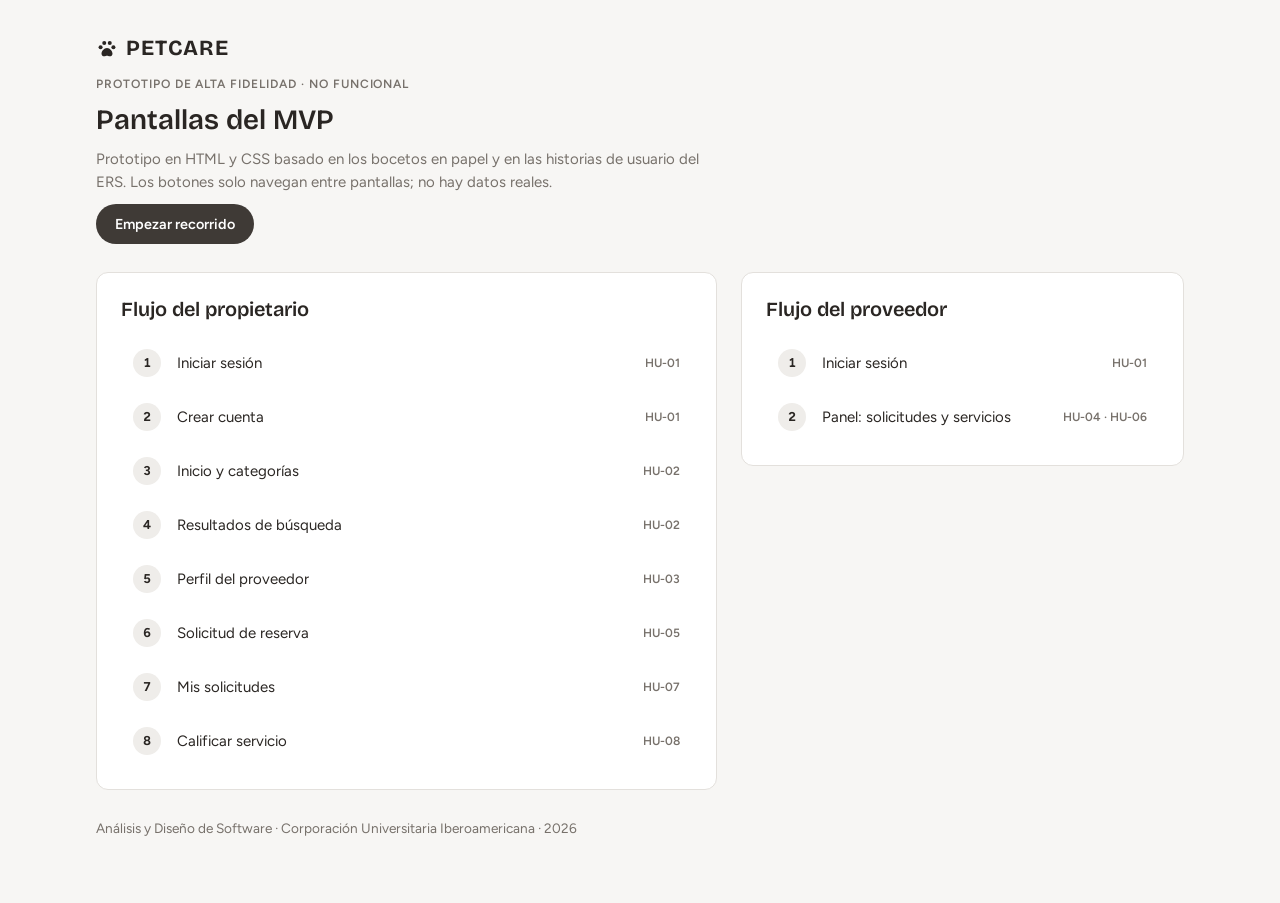
<file: index.html>
<!DOCTYPE html>
<html lang="es">
<head>
<meta charset="UTF-8">
<meta name="viewport" content="width=device-width, initial-scale=1.0">
<title>Prototipo · PetCare</title>
<link rel="preconnect" href="https://fonts.googleapis.com">
<link rel="preconnect" href="https://fonts.gstatic.com" crossorigin>
<link rel="stylesheet" href="https://fonts.googleapis.com/css2?family=Bricolage+Grotesque:wght@500;600;700&family=Figtree:wght@400;500;600;700&display=swap">
<link rel="stylesheet" href="css/styles.css">
</head>
<body>
<style>
.flow { list-style:none; margin:0; padding:0; display:grid; gap:6px; }
.flow a { display:grid; grid-template-columns:32px 1fr auto; gap:12px; align-items:center; padding:10px 12px; border-radius:var(--r-sm); text-decoration:none; }
.flow a:hover { background:var(--surface-2); }
.step { width:28px; height:28px; border-radius:50%; display:grid; place-items:center; background:var(--surface-2); font-weight:700; font-size:.8rem; }
.hu { font-size:.75rem; color:var(--muted); font-weight:600; }
.hub-head { display:grid; gap:10px; }
.hub-grid { display:grid; grid-template-columns:1.4fr 1fr; gap:24px; align-items:start; }
@media (max-width:760px) { .hub-grid { grid-template-columns:1fr; } }
</style>
<main class="wrap">
  <div class="hub-head">
    <a class="logo" href="login.html"><svg viewBox="0 0 24 24" aria-hidden="true"><circle cx="5" cy="10" r="2.2"/><circle cx="9" cy="5.5" r="2.2"/><circle cx="15" cy="5.5" r="2.2"/><circle cx="19" cy="10" r="2.2"/><path d="M12 11c-3.3 0-6 3.6-6 6.2 0 1.8 1.4 2.8 3 2.8 1.2 0 2-.6 3-.6s1.8.6 3 .6c1.6 0 3-1 3-2.8C18 14.6 15.3 11 12 11z"/></svg>PETCARE</a>
    <span class="eyebrow">Prototipo de alta fidelidad · No funcional</span>
    <h1>Pantallas del MVP</h1>
    <p class="muted" style="max-width:62ch">Prototipo en HTML y CSS basado en los bocetos en papel y en las historias de usuario del ERS. Los botones solo navegan entre pantallas; no hay datos reales.</p>
    <div><a class="btn btn-primary" href="login.html">Empezar recorrido</a></div>
  </div>
  <div class="hub-grid">
<section class="card panel"><h2>Flujo del propietario</h2><ol class="flow"><li><a href="login.html"><span class="step num">1</span><span>Iniciar sesión</span><span class="hu">HU-01</span></a></li>
<li><a href="registro.html"><span class="step num">2</span><span>Crear cuenta</span><span class="hu">HU-01</span></a></li>
<li><a href="inicio.html"><span class="step num">3</span><span>Inicio y categorías</span><span class="hu">HU-02</span></a></li>
<li><a href="resultados.html"><span class="step num">4</span><span>Resultados de búsqueda</span><span class="hu">HU-02</span></a></li>
<li><a href="perfil-proveedor.html"><span class="step num">5</span><span>Perfil del proveedor</span><span class="hu">HU-03</span></a></li>
<li><a href="perfil-proveedor.html#solicitud"><span class="step num">6</span><span>Solicitud de reserva</span><span class="hu">HU-05</span></a></li>
<li><a href="mis-solicitudes.html"><span class="step num">7</span><span>Mis solicitudes</span><span class="hu">HU-07</span></a></li>
<li><a href="mis-solicitudes.html#calificar"><span class="step num">8</span><span>Calificar servicio</span><span class="hu">HU-08</span></a></li></ol></section>
<section class="card panel"><h2>Flujo del proveedor</h2><ol class="flow"><li><a href="login.html"><span class="step num">1</span><span>Iniciar sesión</span><span class="hu">HU-01</span></a></li>
<li><a href="panel-proveedor.html"><span class="step num">2</span><span>Panel: solicitudes y servicios</span><span class="hu">HU-04 · HU-06</span></a></li></ol></section>
  </div>
  <p class="muted" style="font-size:.85rem">Análisis y Diseño de Software · Corporación Universitaria Iberoamericana · 2026</p>
</main>
</body>
</html>
</file>
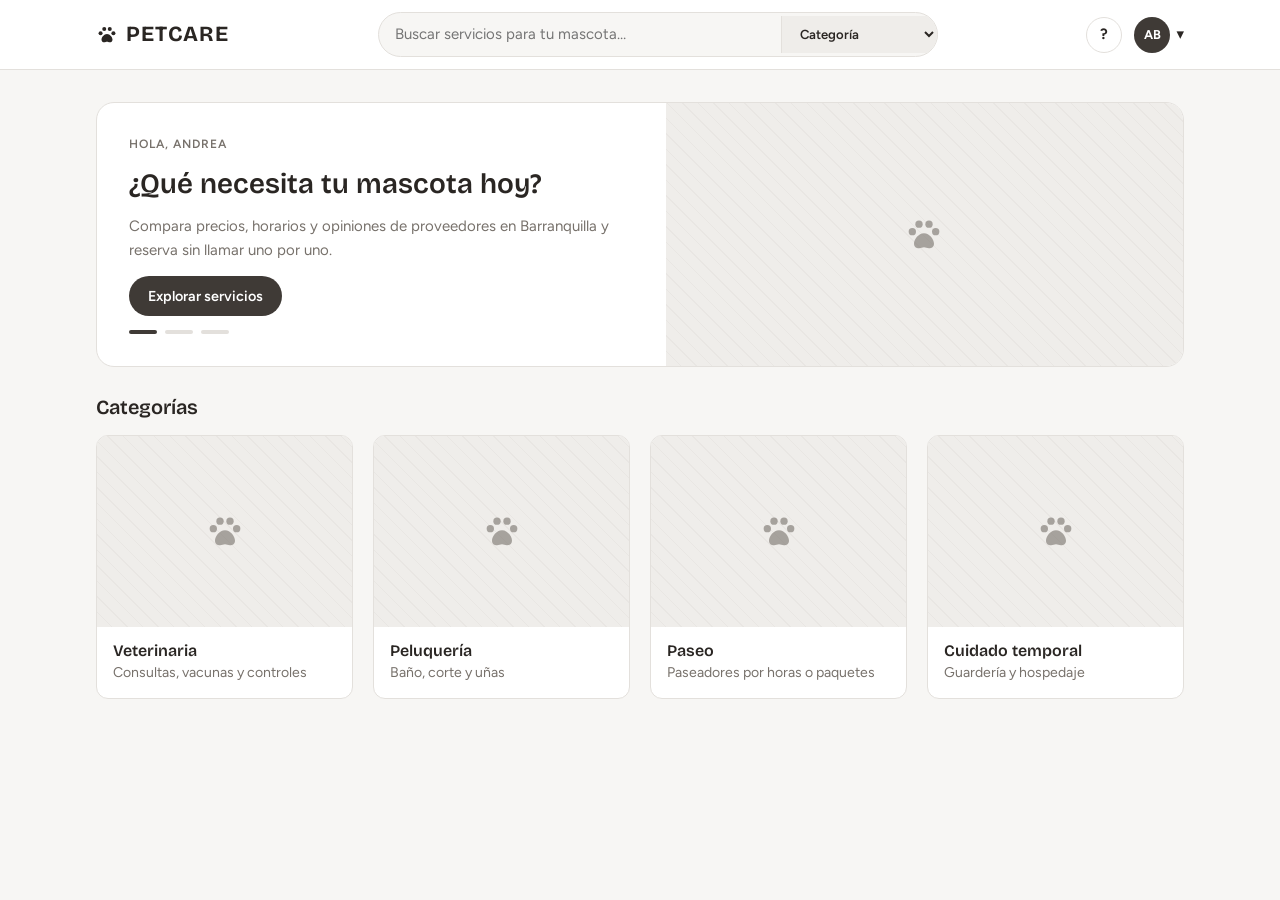
<file: inicio.html>
<!DOCTYPE html>
<html lang="es">
<head>
<meta charset="UTF-8">
<meta name="viewport" content="width=device-width, initial-scale=1.0">
<title>Inicio · PetCare</title>
<link rel="preconnect" href="https://fonts.googleapis.com">
<link rel="preconnect" href="https://fonts.gstatic.com" crossorigin>
<link rel="stylesheet" href="https://fonts.googleapis.com/css2?family=Bricolage+Grotesque:wght@500;600;700&family=Figtree:wght@400;500;600;700&display=swap">
<link rel="stylesheet" href="css/styles.css">
</head>
<body>
<!-- ===== Encabezado común ===== -->
<header class="topbar">
  <div class="wrap">
    <a class="logo" href="inicio.html"><svg viewBox="0 0 24 24" aria-hidden="true"><circle cx="5" cy="10" r="2.2"/><circle cx="9" cy="5.5" r="2.2"/><circle cx="15" cy="5.5" r="2.2"/><circle cx="19" cy="10" r="2.2"/><path d="M12 11c-3.3 0-6 3.6-6 6.2 0 1.8 1.4 2.8 3 2.8 1.2 0 2-.6 3-.6s1.8.6 3 .6c1.6 0 3-1 3-2.8C18 14.6 15.3 11 12 11z"/></svg>PETCARE</a>
    <form class="search" action="resultados.html" role="search">
      <label for="q" class="sr-only" hidden>Buscar</label>
      <input id="q" name="q" type="search" placeholder="Buscar servicios para tu mascota…">
      <select id="cat" name="cat" aria-label="Categoría">
        <option>Categoría</option>
        <option>Veterinaria</option>
        <option>Peluquería</option>
        <option>Paseo</option>
        <option>Cuidado temporal</option>
      </select>
    </form>
    <div class="top-actions">
      <a class="icon-btn" href="#" title="Ayuda" aria-label="Ayuda">?</a>
      <div class="user-menu">
        <button type="button" aria-haspopup="true" aria-label="Menú de usuario"><span class="avatar">AB</span><span aria-hidden="true">▾</span></button>
        <nav class="dropdown">
          <a href="inicio.html">Inicio</a><a href="mis-solicitudes.html">Mis solicitudes</a>
          <a href="login.html">Cerrar sesión</a>
        </nav>
      </div>
    </div>
  </div>
</header>

<main class="wrap">
  <!-- Banner / carrusel estático -->
  <section class="banner" aria-label="Destacados">
    <div class="text">
      <span class="eyebrow">Hola, Andrea</span>
      <h1>¿Qué necesita tu mascota hoy?</h1>
      <p class="muted">Compara precios, horarios y opiniones de proveedores en Barranquilla y reserva sin llamar uno por uno.</p>
      <div><a class="btn btn-primary" href="resultados.html">Explorar servicios</a></div>
      <div class="dots" aria-hidden="true"><span class="on"></span><span></span><span></span></div>
    </div>
    <div class="ph " role="img" aria-label="Imagen destacada"><svg viewBox="0 0 24 24" aria-hidden="true"><circle cx="5" cy="10" r="2.2"/><circle cx="9" cy="5.5" r="2.2"/><circle cx="15" cy="5.5" r="2.2"/><circle cx="19" cy="10" r="2.2"/><path d="M12 11c-3.3 0-6 3.6-6 6.2 0 1.8 1.4 2.8 3 2.8 1.2 0 2-.6 3-.6s1.8.6 3 .6c1.6 0 3-1 3-2.8C18 14.6 15.3 11 12 11z"/></svg></div>
  </section>

  <section style="display:grid;gap:16px" aria-labelledby="cats">
    <h2 id="cats">Categorías</h2>
    <div class="grid-cards">
    <a class="card cat-card" href="resultados.html">
      <div class="ph " role="img" aria-label="Veterinaria"><svg viewBox="0 0 24 24" aria-hidden="true"><circle cx="5" cy="10" r="2.2"/><circle cx="9" cy="5.5" r="2.2"/><circle cx="15" cy="5.5" r="2.2"/><circle cx="19" cy="10" r="2.2"/><path d="M12 11c-3.3 0-6 3.6-6 6.2 0 1.8 1.4 2.8 3 2.8 1.2 0 2-.6 3-.6s1.8.6 3 .6c1.6 0 3-1 3-2.8C18 14.6 15.3 11 12 11z"/></svg></div>
      <div class="body"><h3>Veterinaria</h3><p class="muted" style="font-size:.88rem">Consultas, vacunas y controles</p></div>
    </a>
    <a class="card cat-card" href="resultados.html">
      <div class="ph " role="img" aria-label="Peluquería"><svg viewBox="0 0 24 24" aria-hidden="true"><circle cx="5" cy="10" r="2.2"/><circle cx="9" cy="5.5" r="2.2"/><circle cx="15" cy="5.5" r="2.2"/><circle cx="19" cy="10" r="2.2"/><path d="M12 11c-3.3 0-6 3.6-6 6.2 0 1.8 1.4 2.8 3 2.8 1.2 0 2-.6 3-.6s1.8.6 3 .6c1.6 0 3-1 3-2.8C18 14.6 15.3 11 12 11z"/></svg></div>
      <div class="body"><h3>Peluquería</h3><p class="muted" style="font-size:.88rem">Baño, corte y uñas</p></div>
    </a>
    <a class="card cat-card" href="resultados.html">
      <div class="ph " role="img" aria-label="Paseo"><svg viewBox="0 0 24 24" aria-hidden="true"><circle cx="5" cy="10" r="2.2"/><circle cx="9" cy="5.5" r="2.2"/><circle cx="15" cy="5.5" r="2.2"/><circle cx="19" cy="10" r="2.2"/><path d="M12 11c-3.3 0-6 3.6-6 6.2 0 1.8 1.4 2.8 3 2.8 1.2 0 2-.6 3-.6s1.8.6 3 .6c1.6 0 3-1 3-2.8C18 14.6 15.3 11 12 11z"/></svg></div>
      <div class="body"><h3>Paseo</h3><p class="muted" style="font-size:.88rem">Paseadores por horas o paquetes</p></div>
    </a>
    <a class="card cat-card" href="resultados.html">
      <div class="ph " role="img" aria-label="Cuidado temporal"><svg viewBox="0 0 24 24" aria-hidden="true"><circle cx="5" cy="10" r="2.2"/><circle cx="9" cy="5.5" r="2.2"/><circle cx="15" cy="5.5" r="2.2"/><circle cx="19" cy="10" r="2.2"/><path d="M12 11c-3.3 0-6 3.6-6 6.2 0 1.8 1.4 2.8 3 2.8 1.2 0 2-.6 3-.6s1.8.6 3 .6c1.6 0 3-1 3-2.8C18 14.6 15.3 11 12 11z"/></svg></div>
      <div class="body"><h3>Cuidado temporal</h3><p class="muted" style="font-size:.88rem">Guardería y hospedaje</p></div>
    </a>
    </div>
  </section>
</main>
</body>
</html>
</file>
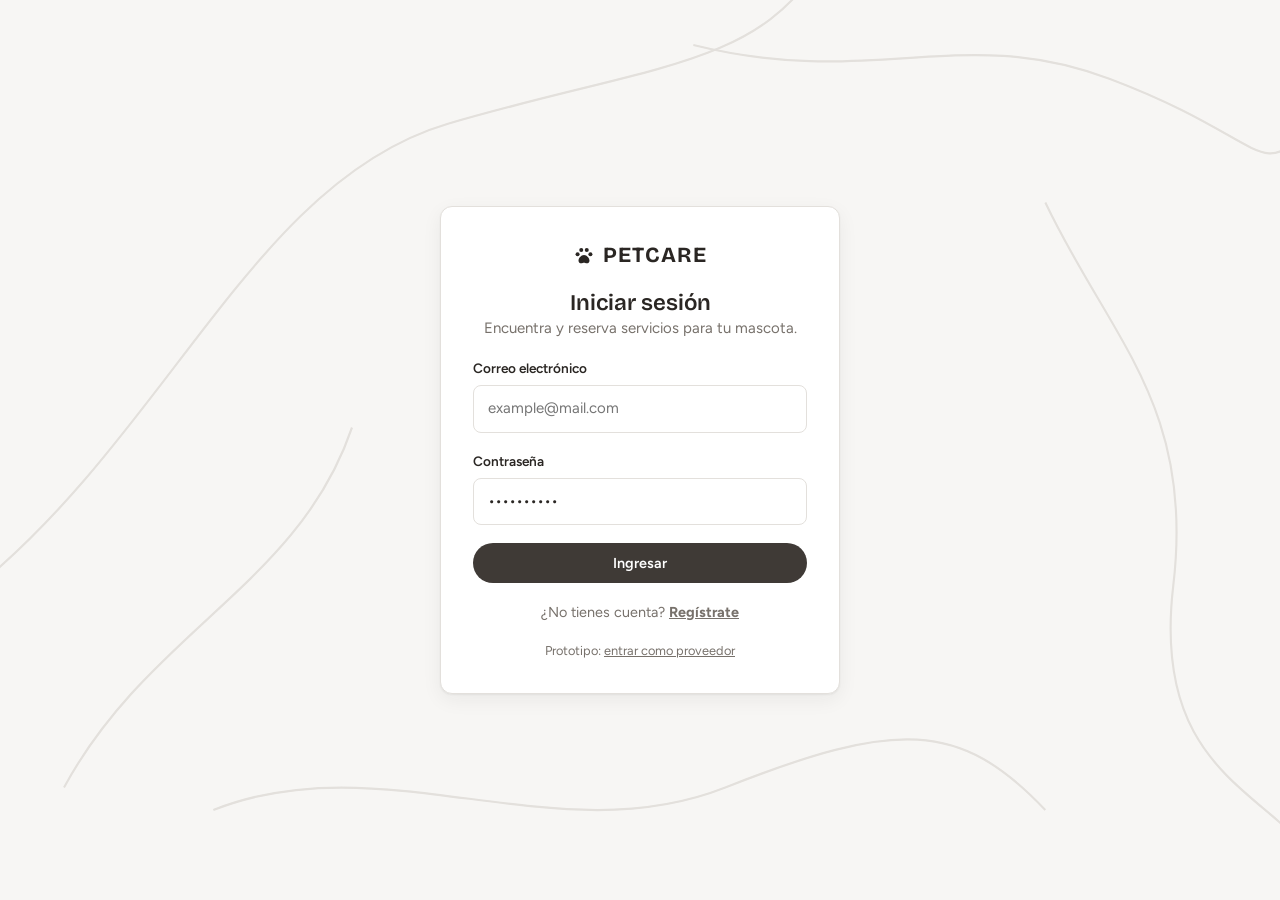
<file: login.html>
<!DOCTYPE html>
<html lang="es">
<head>
<meta charset="UTF-8">
<meta name="viewport" content="width=device-width, initial-scale=1.0">
<title>Iniciar sesión · PetCare</title>
<link rel="preconnect" href="https://fonts.googleapis.com">
<link rel="preconnect" href="https://fonts.gstatic.com" crossorigin>
<link rel="stylesheet" href="https://fonts.googleapis.com/css2?family=Bricolage+Grotesque:wght@500;600;700&family=Figtree:wght@400;500;600;700&display=swap">
<link rel="stylesheet" href="css/styles.css">
</head>
<body>
<main class="auth">
  <svg class="blobs" viewBox="0 0 1200 800" preserveAspectRatio="none" aria-hidden="true">
    <path d="M-20 520 C 160 380, 240 160, 420 110 S 700 60, 760 -20"/>
    <path d="M650 40 C 820 80, 900 20, 1040 70 S 1180 160, 1220 120"/>
    <path d="M980 180 C 1040 300, 1120 360, 1100 520 S 1180 700, 1230 760"/>
    <path d="M200 720 C 360 660, 520 760, 680 700 S 900 640, 980 720"/>
    <path d="M60 700 C 140 560, 280 520, 330 380"/>
  </svg>
  <section class="card auth-card" aria-labelledby="t">
    <a class="logo" href="login.html"><svg viewBox="0 0 24 24" aria-hidden="true"><circle cx="5" cy="10" r="2.2"/><circle cx="9" cy="5.5" r="2.2"/><circle cx="15" cy="5.5" r="2.2"/><circle cx="19" cy="10" r="2.2"/><path d="M12 11c-3.3 0-6 3.6-6 6.2 0 1.8 1.4 2.8 3 2.8 1.2 0 2-.6 3-.6s1.8.6 3 .6c1.6 0 3-1 3-2.8C18 14.6 15.3 11 12 11z"/></svg>PETCARE</a>
    <div class="sub">
      <h1 id="t" style="font-size:1.4rem">Iniciar sesión</h1>
      <p class="muted">Encuentra y reserva servicios para tu mascota.</p>
    </div>
    <div class="field">
      <label for="email">Correo electrónico</label>
      <input class="input" id="email" type="email" placeholder="example@mail.com">
    </div>
    <div class="field">
      <label for="pass">Contraseña</label>
      <input class="input" id="pass" type="password" value="contraseña">
    </div>
    <a class="btn btn-primary btn-block" href="inicio.html">Ingresar</a>
    <p class="muted" style="text-align:center;font-size:.9rem">¿No tienes cuenta? <a href="registro.html"><strong>Regístrate</strong></a></p>
    <p class="muted" style="text-align:center;font-size:.8rem">Prototipo: <a href="panel-proveedor.html">entrar como proveedor</a></p>
  </section>
</main>
</body>
</html>
</file>
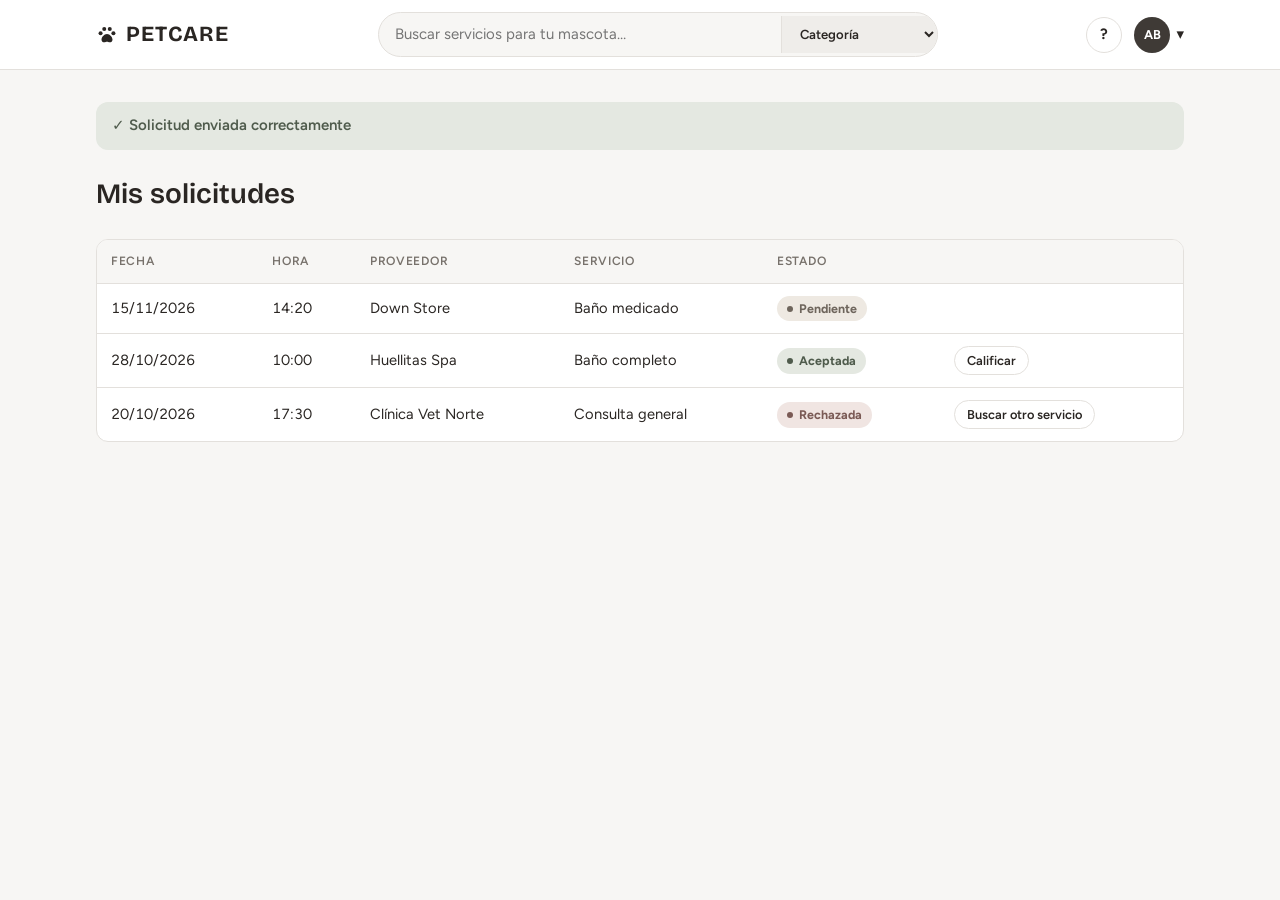
<file: mis-solicitudes.html>
<!DOCTYPE html>
<html lang="es">
<head>
<meta charset="UTF-8">
<meta name="viewport" content="width=device-width, initial-scale=1.0">
<title>Mis solicitudes · PetCare</title>
<link rel="preconnect" href="https://fonts.googleapis.com">
<link rel="preconnect" href="https://fonts.gstatic.com" crossorigin>
<link rel="stylesheet" href="https://fonts.googleapis.com/css2?family=Bricolage+Grotesque:wght@500;600;700&family=Figtree:wght@400;500;600;700&display=swap">
<link rel="stylesheet" href="css/styles.css">
</head>
<body>
<!-- ===== Encabezado común ===== -->
<header class="topbar">
  <div class="wrap">
    <a class="logo" href="inicio.html"><svg viewBox="0 0 24 24" aria-hidden="true"><circle cx="5" cy="10" r="2.2"/><circle cx="9" cy="5.5" r="2.2"/><circle cx="15" cy="5.5" r="2.2"/><circle cx="19" cy="10" r="2.2"/><path d="M12 11c-3.3 0-6 3.6-6 6.2 0 1.8 1.4 2.8 3 2.8 1.2 0 2-.6 3-.6s1.8.6 3 .6c1.6 0 3-1 3-2.8C18 14.6 15.3 11 12 11z"/></svg>PETCARE</a>
    <form class="search" action="resultados.html" role="search">
      <label for="q" class="sr-only" hidden>Buscar</label>
      <input id="q" name="q" type="search" placeholder="Buscar servicios para tu mascota…">
      <select id="cat" name="cat" aria-label="Categoría">
        <option>Categoría</option>
        <option>Veterinaria</option>
        <option>Peluquería</option>
        <option>Paseo</option>
        <option>Cuidado temporal</option>
      </select>
    </form>
    <div class="top-actions">
      <a class="icon-btn" href="#" title="Ayuda" aria-label="Ayuda">?</a>
      <div class="user-menu">
        <button type="button" aria-haspopup="true" aria-label="Menú de usuario"><span class="avatar">AB</span><span aria-hidden="true">▾</span></button>
        <nav class="dropdown">
          <a href="inicio.html">Inicio</a><a href="mis-solicitudes.html">Mis solicitudes</a>
          <a href="login.html">Cerrar sesión</a>
        </nav>
      </div>
    </div>
  </div>
</header>

<main class="wrap">
  <div class="notice" role="status">✓ Solicitud enviada correctamente</div>
  <h1>Mis solicitudes</h1>

  <div class="card table-wrap">
    <table class="stack-table">
      <thead><tr><th>Fecha</th><th>Hora</th><th>Proveedor</th><th>Servicio</th><th>Estado</th><th></th></tr></thead>
      <tbody class="num">
        <tr>
          <td data-label="Fecha">15/11/2026</td><td data-label="Hora">14:20</td><td data-label="Proveedor">Down Store</td>
          <td data-label="Servicio">Baño medicado</td><td data-label="Estado"><span class="badge badge-wait">Pendiente</span></td><td></td>
        </tr>
        <tr>
          <td data-label="Fecha">28/10/2026</td><td data-label="Hora">10:00</td><td data-label="Proveedor">Huellitas Spa</td>
          <td data-label="Servicio">Baño completo</td><td data-label="Estado"><span class="badge badge-ok">Aceptada</span></td>
          <td><a class="btn btn-ghost btn-sm" href="#calificar">Calificar</a></td>
        </tr>
        <tr>
          <td data-label="Fecha">20/10/2026</td><td data-label="Hora">17:30</td><td data-label="Proveedor">Clínica Vet Norte</td>
          <td data-label="Servicio">Consulta general</td><td data-label="Estado"><span class="badge badge-no">Rechazada</span></td>
          <td><a class="btn btn-ghost btn-sm" href="resultados.html">Buscar otro servicio</a></td>
        </tr>
      </tbody>
    </table>
  </div>
</main>

<!-- ===== Modal: Calificar servicio (CSS :target) ===== -->
<div class="modal" id="calificar" role="dialog" aria-modal="true" aria-labelledby="cal-t">
  <div class="dialog">
    <header><h2 id="cal-t">Calificar servicio</h2><a class="close" href="#" aria-label="Cerrar">×</a></header>
    <p class="muted" style="font-size:.9rem">Huellitas Spa · Baño completo · 28/10/2026</p>
    <div class="rating-pick" aria-label="4 de 5 estrellas"><span class="on">★</span><span class="on">★</span><span class="on">★</span><span class="on">★</span><span>★</span></div>
    <div class="field">
      <label for="com">Comentario (opcional)</label>
      <textarea class="textarea" id="com">Muy puntuales y Toby quedó feliz.</textarea>
      <small>Máximo 250 caracteres.</small>
    </div>
    <a class="btn btn-primary btn-block" href="#">Enviar calificación</a>
  </div>
</div>
</body>
</html>
</file>
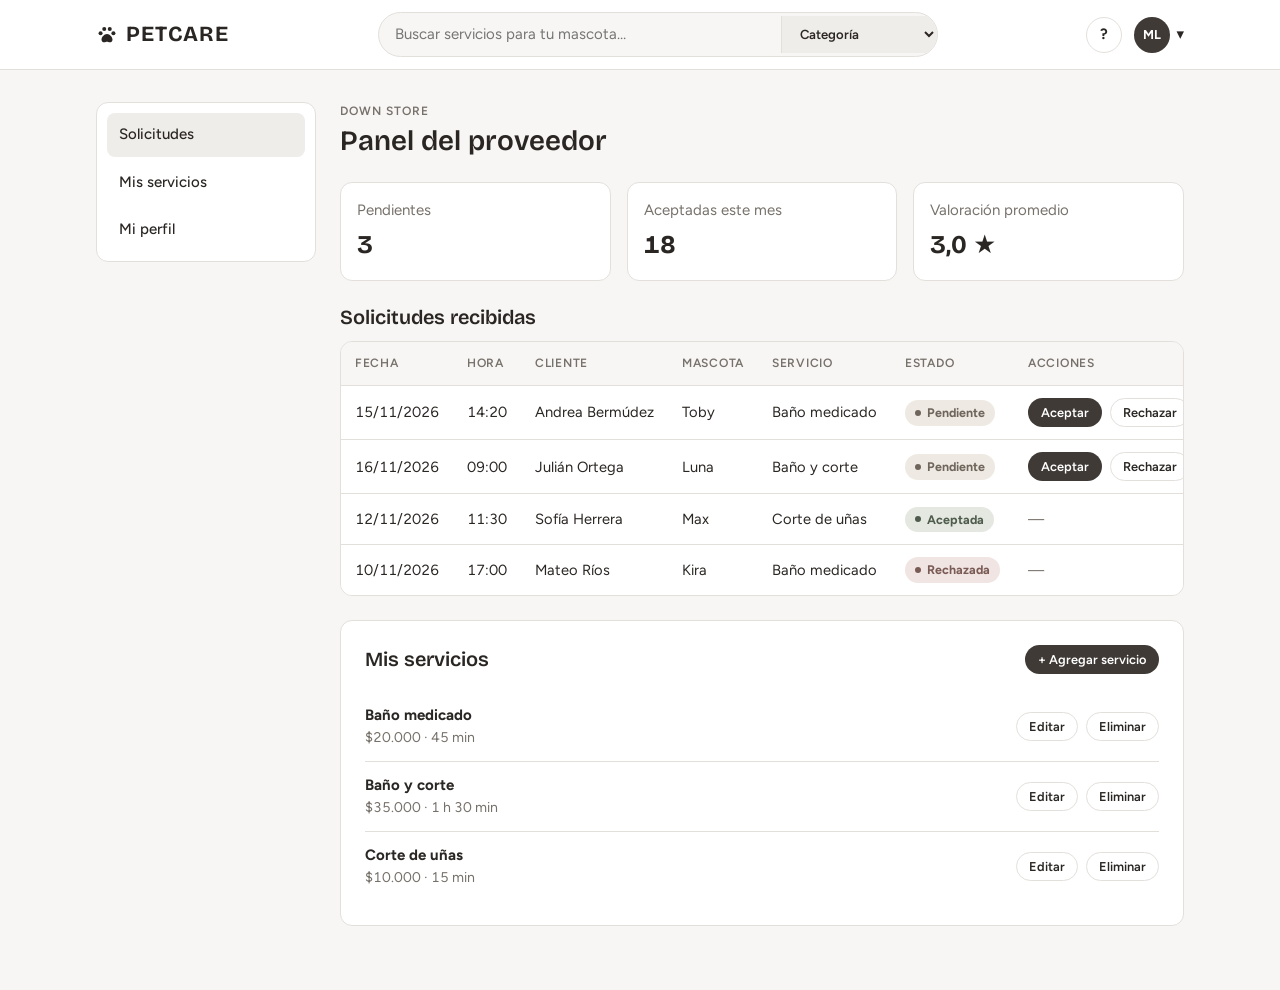
<file: panel-proveedor.html>
<!DOCTYPE html>
<html lang="es">
<head>
<meta charset="UTF-8">
<meta name="viewport" content="width=device-width, initial-scale=1.0">
<title>Panel del proveedor · PetCare</title>
<link rel="preconnect" href="https://fonts.googleapis.com">
<link rel="preconnect" href="https://fonts.gstatic.com" crossorigin>
<link rel="stylesheet" href="https://fonts.googleapis.com/css2?family=Bricolage+Grotesque:wght@500;600;700&family=Figtree:wght@400;500;600;700&display=swap">
<link rel="stylesheet" href="css/styles.css">
</head>
<body>
<!-- ===== Encabezado común ===== -->
<header class="topbar">
  <div class="wrap">
    <a class="logo" href="panel-proveedor.html"><svg viewBox="0 0 24 24" aria-hidden="true"><circle cx="5" cy="10" r="2.2"/><circle cx="9" cy="5.5" r="2.2"/><circle cx="15" cy="5.5" r="2.2"/><circle cx="19" cy="10" r="2.2"/><path d="M12 11c-3.3 0-6 3.6-6 6.2 0 1.8 1.4 2.8 3 2.8 1.2 0 2-.6 3-.6s1.8.6 3 .6c1.6 0 3-1 3-2.8C18 14.6 15.3 11 12 11z"/></svg>PETCARE</a>
    <form class="search" action="resultados.html" role="search">
      <label for="q" class="sr-only" hidden>Buscar</label>
      <input id="q" name="q" type="search" placeholder="Buscar servicios para tu mascota…">
      <select id="cat" name="cat" aria-label="Categoría">
        <option>Categoría</option>
        <option>Veterinaria</option>
        <option>Peluquería</option>
        <option>Paseo</option>
        <option>Cuidado temporal</option>
      </select>
    </form>
    <div class="top-actions">
      <a class="icon-btn" href="#" title="Ayuda" aria-label="Ayuda">?</a>
      <div class="user-menu">
        <button type="button" aria-haspopup="true" aria-label="Menú de usuario"><span class="avatar">ML</span><span aria-hidden="true">▾</span></button>
        <nav class="dropdown">
          <a href="panel-proveedor.html">Panel del proveedor</a>
          <a href="login.html">Cerrar sesión</a>
        </nav>
      </div>
    </div>
  </div>
</header>

<main class="wrap">
  <div class="dash">
    <nav class="card side" aria-label="Secciones del panel">
      <a class="on" href="#solicitudes">Solicitudes</a>
      <a href="#servicios">Mis servicios</a>
      <a href="perfil-proveedor.html">Mi perfil</a>
    </nav>

    <div style="display:grid;gap:24px">
      <div style="display:grid;gap:4px">
        <span class="eyebrow">Down Store</span>
        <h1>Panel del proveedor</h1>
      </div>

      <div class="stats">
        <div class="card stat"><span class="muted">Pendientes</span><strong class="num">3</strong></div>
        <div class="card stat"><span class="muted">Aceptadas este mes</span><strong class="num">18</strong></div>
        <div class="card stat"><span class="muted">Valoración promedio</span><strong class="num">3,0 ★</strong></div>
      </div>

      <section id="solicitudes" style="display:grid;gap:12px">
        <h2>Solicitudes recibidas</h2>
        <div class="card table-wrap">
          <table>
            <thead><tr><th>Fecha</th><th>Hora</th><th>Cliente</th><th>Mascota</th><th>Servicio</th><th>Estado</th><th>Acciones</th></tr></thead>
            <tbody class="num">
              <tr><td>15/11/2026</td><td>14:20</td><td>Andrea Bermúdez</td><td>Toby</td><td>Baño medicado</td><td><span class="badge badge-wait">Pendiente</span></td>
                <td class="actions"><a class="btn btn-primary btn-sm" href="#">Aceptar</a><a class="btn btn-ghost btn-sm" href="#">Rechazar</a></td></tr>
              <tr><td>16/11/2026</td><td>09:00</td><td>Julián Ortega</td><td>Luna</td><td>Baño y corte</td><td><span class="badge badge-wait">Pendiente</span></td>
                <td class="actions"><a class="btn btn-primary btn-sm" href="#">Aceptar</a><a class="btn btn-ghost btn-sm" href="#">Rechazar</a></td></tr>
              <tr><td>12/11/2026</td><td>11:30</td><td>Sofía Herrera</td><td>Max</td><td>Corte de uñas</td><td><span class="badge badge-ok">Aceptada</span></td><td class="muted">—</td></tr>
              <tr><td>10/11/2026</td><td>17:00</td><td>Mateo Ríos</td><td>Kira</td><td>Baño medicado</td><td><span class="badge badge-no">Rechazada</span></td><td class="muted">—</td></tr>
            </tbody>
          </table>
        </div>
      </section>

      <section id="servicios" class="card panel">
        <div class="section-head"><h2>Mis servicios</h2><a class="btn btn-primary btn-sm" href="#">+ Agregar servicio</a></div>
        <ul class="svc-list num">
          <li><div><strong>Baño medicado</strong><p class="muted" style="font-size:.88rem">$20.000 · 45 min</p></div><div style="display:flex;gap:8px"><a class="btn btn-ghost btn-sm" href="#">Editar</a><a class="btn btn-ghost btn-sm" href="#">Eliminar</a></div></li>
          <li><div><strong>Baño y corte</strong><p class="muted" style="font-size:.88rem">$35.000 · 1 h 30 min</p></div><div style="display:flex;gap:8px"><a class="btn btn-ghost btn-sm" href="#">Editar</a><a class="btn btn-ghost btn-sm" href="#">Eliminar</a></div></li>
          <li><div><strong>Corte de uñas</strong><p class="muted" style="font-size:.88rem">$10.000 · 15 min</p></div><div style="display:flex;gap:8px"><a class="btn btn-ghost btn-sm" href="#">Editar</a><a class="btn btn-ghost btn-sm" href="#">Eliminar</a></div></li>
        </ul>
      </section>
    </div>
  </div>
</main>
</body>
</html>
</file>
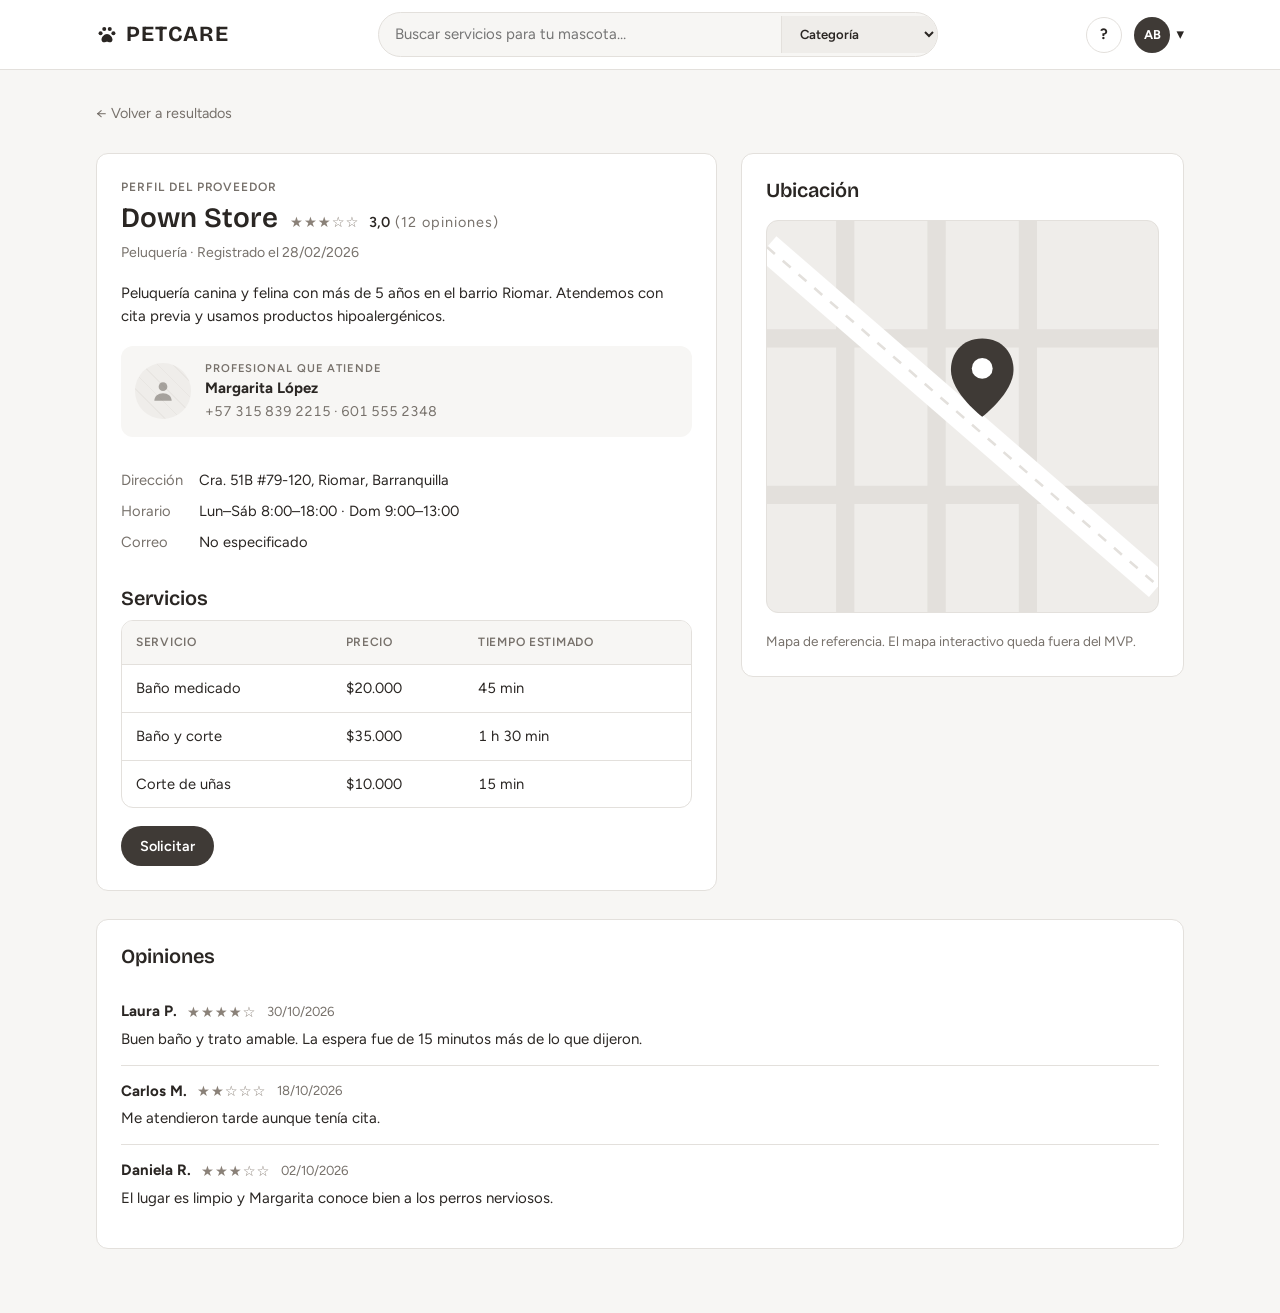
<file: perfil-proveedor.html>
<!DOCTYPE html>
<html lang="es">
<head>
<meta charset="UTF-8">
<meta name="viewport" content="width=device-width, initial-scale=1.0">
<title>Down Store · PetCare</title>
<link rel="preconnect" href="https://fonts.googleapis.com">
<link rel="preconnect" href="https://fonts.gstatic.com" crossorigin>
<link rel="stylesheet" href="https://fonts.googleapis.com/css2?family=Bricolage+Grotesque:wght@500;600;700&family=Figtree:wght@400;500;600;700&display=swap">
<link rel="stylesheet" href="css/styles.css">
</head>
<body>
<!-- ===== Encabezado común ===== -->
<header class="topbar">
  <div class="wrap">
    <a class="logo" href="inicio.html"><svg viewBox="0 0 24 24" aria-hidden="true"><circle cx="5" cy="10" r="2.2"/><circle cx="9" cy="5.5" r="2.2"/><circle cx="15" cy="5.5" r="2.2"/><circle cx="19" cy="10" r="2.2"/><path d="M12 11c-3.3 0-6 3.6-6 6.2 0 1.8 1.4 2.8 3 2.8 1.2 0 2-.6 3-.6s1.8.6 3 .6c1.6 0 3-1 3-2.8C18 14.6 15.3 11 12 11z"/></svg>PETCARE</a>
    <form class="search" action="resultados.html" role="search">
      <label for="q" class="sr-only" hidden>Buscar</label>
      <input id="q" name="q" type="search" placeholder="Buscar servicios para tu mascota…">
      <select id="cat" name="cat" aria-label="Categoría">
        <option>Categoría</option>
        <option>Veterinaria</option>
        <option>Peluquería</option>
        <option>Paseo</option>
        <option>Cuidado temporal</option>
      </select>
    </form>
    <div class="top-actions">
      <a class="icon-btn" href="#" title="Ayuda" aria-label="Ayuda">?</a>
      <div class="user-menu">
        <button type="button" aria-haspopup="true" aria-label="Menú de usuario"><span class="avatar">AB</span><span aria-hidden="true">▾</span></button>
        <nav class="dropdown">
          <a href="inicio.html">Inicio</a><a href="mis-solicitudes.html">Mis solicitudes</a>
          <a href="login.html">Cerrar sesión</a>
        </nav>
      </div>
    </div>
  </div>
</header>

<main class="wrap">
  <a href="resultados.html" class="muted" style="text-decoration:none;font-size:.9rem">← Volver a resultados</a>

  <div class="profile">
    <!-- Columna izquierda: información -->
    <section class="card panel" aria-labelledby="pname">
      <div class="profile-head">
        <span class="eyebrow">Perfil del proveedor</span>
        <div class="title">
          <h1 id="pname">Down Store</h1>
          <span class="stars" aria-label="3 de 5">★★★☆☆ <b>3,0</b> <span class="muted" style="font-weight:400">(12 opiniones)</span></span>
        </div>
        <p class="muted" style="font-size:.88rem">Peluquería · Registrado el 28/02/2026</p>
      </div>
      <p>Peluquería canina y felina con más de 5 años en el barrio Riomar. Atendemos con cita previa y usamos productos hipoalergénicos.</p>

      <div class="contact">
        <div class="ph" role="img" aria-label="Foto de Margarita López"><svg viewBox="0 0 24 24" aria-hidden="true"><circle cx="12" cy="8" r="4"/><path d="M4 21c0-4.4 3.6-7 8-7s8 2.6 8 7z"/></svg></div>
        <div>
          <p class="eyebrow" style="font-size:.7rem">Profesional que atiende</p>
          <p style="font-weight:700">Margarita López</p>
          <p class="muted num" style="font-size:.88rem">+57 315 839 2215 · 601 555 2348</p>
        </div>
      </div>

      <dl class="facts">
        <dt>Dirección</dt><dd>Cra. 51B #79-120, Riomar, Barranquilla</dd>
        <dt>Horario</dt><dd>Lun–Sáb 8:00–18:00 · Dom 9:00–13:00</dd>
        <dt>Correo</dt><dd>No especificado</dd>
      </dl>

      <div style="display:grid;gap:10px">
        <h2>Servicios</h2>
        <div class="card table-wrap">
          <table>
            <thead><tr><th>Servicio</th><th>Precio</th><th>Tiempo estimado</th></tr></thead>
            <tbody class="num">
              <tr><td>Baño medicado</td><td>$20.000</td><td>45 min</td></tr>
              <tr><td>Baño y corte</td><td>$35.000</td><td>1 h 30 min</td></tr>
              <tr><td>Corte de uñas</td><td>$10.000</td><td>15 min</td></tr>
            </tbody>
          </table>
        </div>
      </div>

      <div><a class="btn btn-primary" href="#solicitud">Solicitar</a></div>
    </section>

    <!-- Columna derecha: ubicación -->
    <aside class="card panel" aria-labelledby="ubic">
      <h2 id="ubic">Ubicación</h2>
      <div class="map" role="img" aria-label="Mapa de ubicación (imagen estática)"><svg viewBox="0 0 300 300" aria-hidden="true">
  <g stroke="var(--border)" stroke-width="14" fill="none">
    <path d="M60 0V300M130 0V300M200 0V300M0 90H300M0 210H300"/>
  </g>
  <path d="M0 20 L300 280" stroke="var(--surface)" stroke-width="22"/>
  <path d="M0 20 L300 280" stroke="var(--border)" stroke-width="2" stroke-dasharray="8 8"/>
  <g transform="translate(165 120)">
    <path d="M0 -30 C-16 -30 -24 -18 -24 -6 C-24 12 0 30 0 30 C0 30 24 12 24 -6 C24 -18 16 -30 0 -30Z" fill="var(--primary)"/>
    <circle cx="0" cy="-7" r="8" fill="var(--surface)"/>
  </g>
</svg></div>
      <p class="muted" style="font-size:.85rem">Mapa de referencia. El mapa interactivo queda fuera del MVP.</p>
    </aside>
  </div>

  <!-- Opiniones -->
  <section class="card panel" aria-labelledby="ops">
    <h2 id="ops">Opiniones</h2>
    <div>
      <article class="review">
        <header><strong>Laura P.</strong><span class="stars">★★★★☆</span><span class="muted" style="font-size:.82rem">30/10/2026</span></header>
        <p>Buen baño y trato amable. La espera fue de 15 minutos más de lo que dijeron.</p>
      </article>
      <article class="review">
        <header><strong>Carlos M.</strong><span class="stars">★★☆☆☆</span><span class="muted" style="font-size:.82rem">18/10/2026</span></header>
        <p>Me atendieron tarde aunque tenía cita.</p>
      </article>
      <article class="review">
        <header><strong>Daniela R.</strong><span class="stars">★★★☆☆</span><span class="muted" style="font-size:.82rem">02/10/2026</span></header>
        <p>El lugar es limpio y Margarita conoce bien a los perros nerviosos.</p>
      </article>
    </div>
  </section>
</main>

<!-- ===== Modal: Solicitud de reserva (CSS :target) ===== -->
<div class="modal" id="solicitud" role="dialog" aria-modal="true" aria-labelledby="sol-t">
  <div class="dialog">
    <header><h2 id="sol-t">Solicitud</h2><a class="close" href="#" aria-label="Cerrar">×</a></header>
    <p class="muted" style="font-size:.9rem">Down Store · Margarita López</p>
    <div class="field">
      <label for="svc">Servicio</label>
      <select class="select" id="svc"><option>Baño medicado – $20.000</option><option>Baño y corte – $35.000</option><option>Corte de uñas – $10.000</option></select>
    </div>
    <div class="row-2">
      <div class="field"><label for="fecha">Fecha</label><input class="input num" id="fecha" type="text" value="15/11/2026"></div>
      <div class="field"><label for="hora">Hora</label>
        <select class="select num" id="hora"><option>14:20</option><option>15:00</option><option>16:30</option></select></div>
    </div>
    <small class="muted">Solo se muestran horarios disponibles. El sábado 14/11 está lleno.</small>
    <div class="field"><label for="mascota">Nombre de la mascota</label><input class="input" id="mascota" type="text" value="Toby"></div>
    <div class="field"><label for="msg">Mensaje (opcional)</label><textarea class="textarea" id="msg" placeholder="Ej.: es nervioso con el secador"></textarea></div>
    <a class="btn btn-primary btn-block" href="mis-solicitudes.html">Enviar</a>
  </div>
</div>
</body>
</html>
</file>
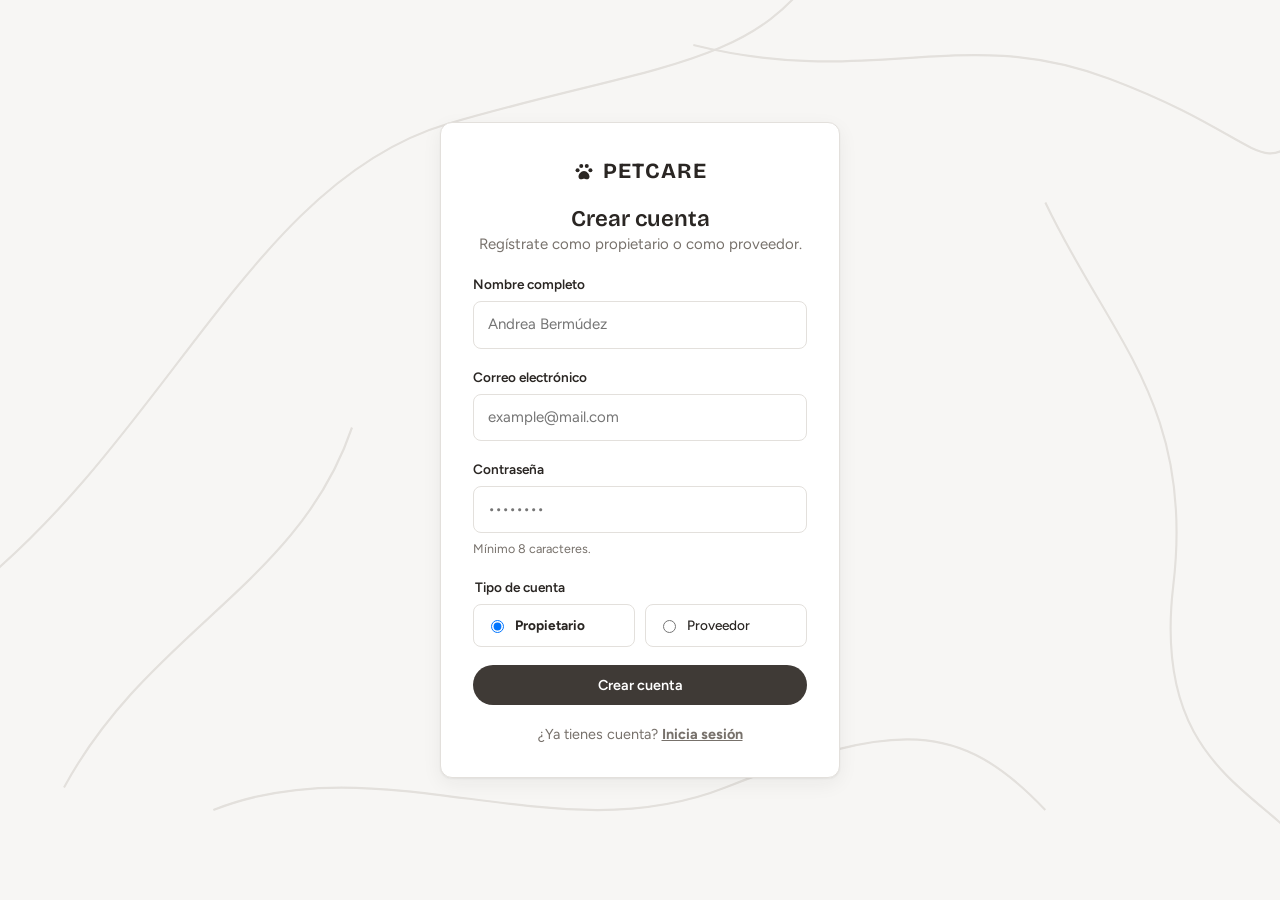
<file: registro.html>
<!DOCTYPE html>
<html lang="es">
<head>
<meta charset="UTF-8">
<meta name="viewport" content="width=device-width, initial-scale=1.0">
<title>Crear cuenta · PetCare</title>
<link rel="preconnect" href="https://fonts.googleapis.com">
<link rel="preconnect" href="https://fonts.gstatic.com" crossorigin>
<link rel="stylesheet" href="https://fonts.googleapis.com/css2?family=Bricolage+Grotesque:wght@500;600;700&family=Figtree:wght@400;500;600;700&display=swap">
<link rel="stylesheet" href="css/styles.css">
</head>
<body>
<main class="auth">
  <svg class="blobs" viewBox="0 0 1200 800" preserveAspectRatio="none" aria-hidden="true">
    <path d="M-20 520 C 160 380, 240 160, 420 110 S 700 60, 760 -20"/>
    <path d="M650 40 C 820 80, 900 20, 1040 70 S 1180 160, 1220 120"/>
    <path d="M980 180 C 1040 300, 1120 360, 1100 520 S 1180 700, 1230 760"/>
    <path d="M200 720 C 360 660, 520 760, 680 700 S 900 640, 980 720"/>
    <path d="M60 700 C 140 560, 280 520, 330 380"/>
  </svg>
  <section class="card auth-card" aria-labelledby="t">
    <a class="logo" href="login.html"><svg viewBox="0 0 24 24" aria-hidden="true"><circle cx="5" cy="10" r="2.2"/><circle cx="9" cy="5.5" r="2.2"/><circle cx="15" cy="5.5" r="2.2"/><circle cx="19" cy="10" r="2.2"/><path d="M12 11c-3.3 0-6 3.6-6 6.2 0 1.8 1.4 2.8 3 2.8 1.2 0 2-.6 3-.6s1.8.6 3 .6c1.6 0 3-1 3-2.8C18 14.6 15.3 11 12 11z"/></svg>PETCARE</a>
    <div class="sub">
      <h1 id="t" style="font-size:1.4rem">Crear cuenta</h1>
      <p class="muted">Regístrate como propietario o como proveedor.</p>
    </div>
    <div class="field">
      <label for="nombre">Nombre completo</label>
      <input class="input" id="nombre" type="text" placeholder="Andrea Bermúdez">
    </div>
    <div class="field">
      <label for="email">Correo electrónico</label>
      <input class="input" id="email" type="email" placeholder="example@mail.com">
    </div>
    <div class="field">
      <label for="pass">Contraseña</label>
      <input class="input" id="pass" type="password" placeholder="••••••••">
      <small>Mínimo 8 caracteres.</small>
    </div>
    <fieldset class="field" style="border:0;padding:0;margin:0">
      <legend style="font-weight:600;font-size:.85rem;margin-bottom:6px">Tipo de cuenta</legend>
      <div class="role-pick">
        <label for="r1"><input type="radio" id="r1" name="rol" checked><span>Propietario</span></label>
        <label for="r2"><input type="radio" id="r2" name="rol"><span>Proveedor</span></label>
      </div>
    </fieldset>
    <a class="btn btn-primary btn-block" href="login.html">Crear cuenta</a>
    <p class="muted" style="text-align:center;font-size:.9rem">¿Ya tienes cuenta? <a href="login.html"><strong>Inicia sesión</strong></a></p>
  </section>
</main>
</body>
</html>
</file>
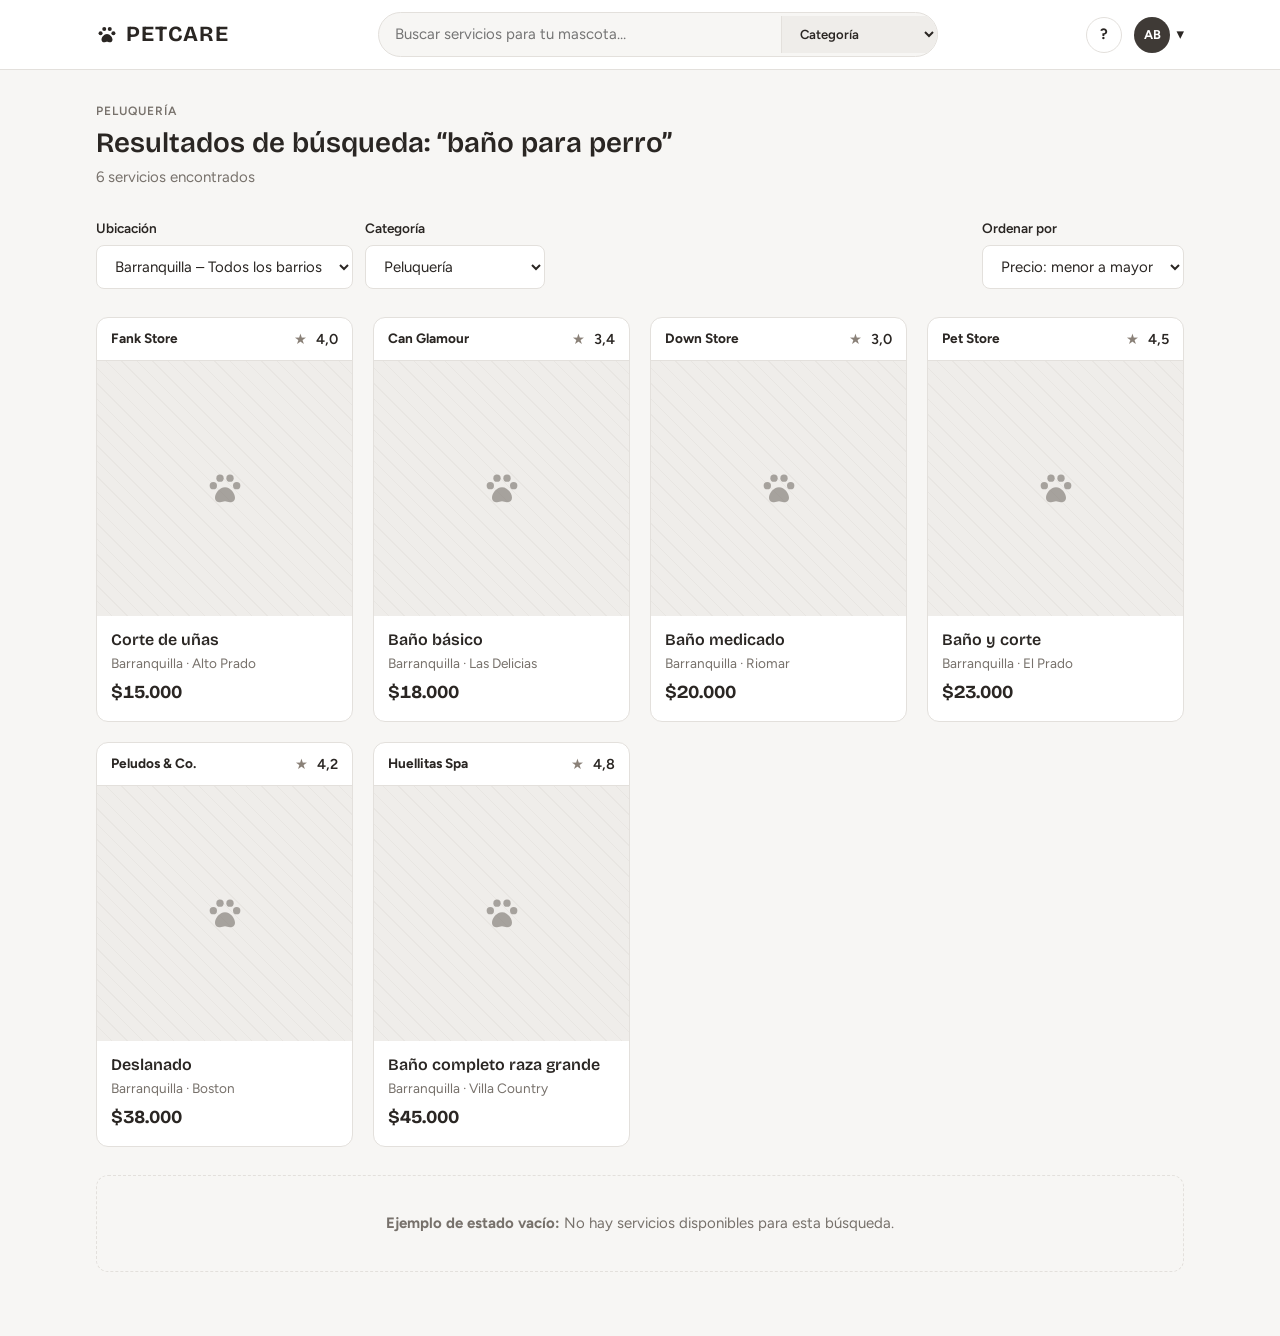
<file: resultados.html>
<!DOCTYPE html>
<html lang="es">
<head>
<meta charset="UTF-8">
<meta name="viewport" content="width=device-width, initial-scale=1.0">
<title>Resultados · PetCare</title>
<link rel="preconnect" href="https://fonts.googleapis.com">
<link rel="preconnect" href="https://fonts.gstatic.com" crossorigin>
<link rel="stylesheet" href="https://fonts.googleapis.com/css2?family=Bricolage+Grotesque:wght@500;600;700&family=Figtree:wght@400;500;600;700&display=swap">
<link rel="stylesheet" href="css/styles.css">
</head>
<body>
<!-- ===== Encabezado común ===== -->
<header class="topbar">
  <div class="wrap">
    <a class="logo" href="inicio.html"><svg viewBox="0 0 24 24" aria-hidden="true"><circle cx="5" cy="10" r="2.2"/><circle cx="9" cy="5.5" r="2.2"/><circle cx="15" cy="5.5" r="2.2"/><circle cx="19" cy="10" r="2.2"/><path d="M12 11c-3.3 0-6 3.6-6 6.2 0 1.8 1.4 2.8 3 2.8 1.2 0 2-.6 3-.6s1.8.6 3 .6c1.6 0 3-1 3-2.8C18 14.6 15.3 11 12 11z"/></svg>PETCARE</a>
    <form class="search" action="resultados.html" role="search">
      <label for="q" class="sr-only" hidden>Buscar</label>
      <input id="q" name="q" type="search" placeholder="Buscar servicios para tu mascota…">
      <select id="cat" name="cat" aria-label="Categoría">
        <option>Categoría</option>
        <option>Veterinaria</option>
        <option>Peluquería</option>
        <option>Paseo</option>
        <option>Cuidado temporal</option>
      </select>
    </form>
    <div class="top-actions">
      <a class="icon-btn" href="#" title="Ayuda" aria-label="Ayuda">?</a>
      <div class="user-menu">
        <button type="button" aria-haspopup="true" aria-label="Menú de usuario"><span class="avatar">AB</span><span aria-hidden="true">▾</span></button>
        <nav class="dropdown">
          <a href="inicio.html">Inicio</a><a href="mis-solicitudes.html">Mis solicitudes</a>
          <a href="login.html">Cerrar sesión</a>
        </nav>
      </div>
    </div>
  </div>
</header>

<main class="wrap">
  <div style="display:grid;gap:6px">
    <span class="eyebrow">Peluquería</span>
    <h1>Resultados de búsqueda: “baño para perro”</h1>
    <p class="muted">6 servicios encontrados</p>
  </div>

  <div class="toolbar">
    <div class="filters">
      <div class="field">
        <label for="ubic">Ubicación</label>
        <select class="select" id="ubic"><option>Barranquilla – Todos los barrios</option><option>El Prado</option><option>Riomar</option><option>Alto Prado</option></select>
      </div>
      <div class="field">
        <label for="cat2">Categoría</label>
        <select class="select" id="cat2"><option>Peluquería</option><option>Veterinaria</option><option>Paseo</option><option>Cuidado temporal</option></select>
      </div>
    </div>
    <div class="field">
      <label for="orden">Ordenar por</label>
      <select class="select" id="orden"><option>Precio: menor a mayor</option><option>Precio: mayor a menor</option><option>Mejor calificados</option></select>
    </div>
  </div>

  <div class="grid-cards">
    <a class="card result-card" href="perfil-proveedor.html">
      <div class="store"><span>Fank Store</span><span class="stars" aria-label="4,0 de 5">★ <b>4,0</b></span></div>
      <div class="ph " role="img" aria-label="Corte de uñas"><svg viewBox="0 0 24 24" aria-hidden="true"><circle cx="5" cy="10" r="2.2"/><circle cx="9" cy="5.5" r="2.2"/><circle cx="15" cy="5.5" r="2.2"/><circle cx="19" cy="10" r="2.2"/><path d="M12 11c-3.3 0-6 3.6-6 6.2 0 1.8 1.4 2.8 3 2.8 1.2 0 2-.6 3-.6s1.8.6 3 .6c1.6 0 3-1 3-2.8C18 14.6 15.3 11 12 11z"/></svg></div>
      <div class="body">
        <h3>Corte de uñas</h3>
        <p class="muted" style="font-size:.85rem">Barranquilla · Alto Prado</p>
        <p class="price num">$15.000</p>
      </div>
    </a>
    <a class="card result-card" href="perfil-proveedor.html">
      <div class="store"><span>Can Glamour</span><span class="stars" aria-label="3,4 de 5">★ <b>3,4</b></span></div>
      <div class="ph " role="img" aria-label="Baño básico"><svg viewBox="0 0 24 24" aria-hidden="true"><circle cx="5" cy="10" r="2.2"/><circle cx="9" cy="5.5" r="2.2"/><circle cx="15" cy="5.5" r="2.2"/><circle cx="19" cy="10" r="2.2"/><path d="M12 11c-3.3 0-6 3.6-6 6.2 0 1.8 1.4 2.8 3 2.8 1.2 0 2-.6 3-.6s1.8.6 3 .6c1.6 0 3-1 3-2.8C18 14.6 15.3 11 12 11z"/></svg></div>
      <div class="body">
        <h3>Baño básico</h3>
        <p class="muted" style="font-size:.85rem">Barranquilla · Las Delicias</p>
        <p class="price num">$18.000</p>
      </div>
    </a>
    <a class="card result-card" href="perfil-proveedor.html">
      <div class="store"><span>Down Store</span><span class="stars" aria-label="3,0 de 5">★ <b>3,0</b></span></div>
      <div class="ph " role="img" aria-label="Baño medicado"><svg viewBox="0 0 24 24" aria-hidden="true"><circle cx="5" cy="10" r="2.2"/><circle cx="9" cy="5.5" r="2.2"/><circle cx="15" cy="5.5" r="2.2"/><circle cx="19" cy="10" r="2.2"/><path d="M12 11c-3.3 0-6 3.6-6 6.2 0 1.8 1.4 2.8 3 2.8 1.2 0 2-.6 3-.6s1.8.6 3 .6c1.6 0 3-1 3-2.8C18 14.6 15.3 11 12 11z"/></svg></div>
      <div class="body">
        <h3>Baño medicado</h3>
        <p class="muted" style="font-size:.85rem">Barranquilla · Riomar</p>
        <p class="price num">$20.000</p>
      </div>
    </a>
    <a class="card result-card" href="perfil-proveedor.html">
      <div class="store"><span>Pet Store</span><span class="stars" aria-label="4,5 de 5">★ <b>4,5</b></span></div>
      <div class="ph " role="img" aria-label="Baño y corte"><svg viewBox="0 0 24 24" aria-hidden="true"><circle cx="5" cy="10" r="2.2"/><circle cx="9" cy="5.5" r="2.2"/><circle cx="15" cy="5.5" r="2.2"/><circle cx="19" cy="10" r="2.2"/><path d="M12 11c-3.3 0-6 3.6-6 6.2 0 1.8 1.4 2.8 3 2.8 1.2 0 2-.6 3-.6s1.8.6 3 .6c1.6 0 3-1 3-2.8C18 14.6 15.3 11 12 11z"/></svg></div>
      <div class="body">
        <h3>Baño y corte</h3>
        <p class="muted" style="font-size:.85rem">Barranquilla · El Prado</p>
        <p class="price num">$23.000</p>
      </div>
    </a>
    <a class="card result-card" href="perfil-proveedor.html">
      <div class="store"><span>Peludos & Co.</span><span class="stars" aria-label="4,2 de 5">★ <b>4,2</b></span></div>
      <div class="ph " role="img" aria-label="Deslanado"><svg viewBox="0 0 24 24" aria-hidden="true"><circle cx="5" cy="10" r="2.2"/><circle cx="9" cy="5.5" r="2.2"/><circle cx="15" cy="5.5" r="2.2"/><circle cx="19" cy="10" r="2.2"/><path d="M12 11c-3.3 0-6 3.6-6 6.2 0 1.8 1.4 2.8 3 2.8 1.2 0 2-.6 3-.6s1.8.6 3 .6c1.6 0 3-1 3-2.8C18 14.6 15.3 11 12 11z"/></svg></div>
      <div class="body">
        <h3>Deslanado</h3>
        <p class="muted" style="font-size:.85rem">Barranquilla · Boston</p>
        <p class="price num">$38.000</p>
      </div>
    </a>
    <a class="card result-card" href="perfil-proveedor.html">
      <div class="store"><span>Huellitas Spa</span><span class="stars" aria-label="4,8 de 5">★ <b>4,8</b></span></div>
      <div class="ph " role="img" aria-label="Baño completo raza grande"><svg viewBox="0 0 24 24" aria-hidden="true"><circle cx="5" cy="10" r="2.2"/><circle cx="9" cy="5.5" r="2.2"/><circle cx="15" cy="5.5" r="2.2"/><circle cx="19" cy="10" r="2.2"/><path d="M12 11c-3.3 0-6 3.6-6 6.2 0 1.8 1.4 2.8 3 2.8 1.2 0 2-.6 3-.6s1.8.6 3 .6c1.6 0 3-1 3-2.8C18 14.6 15.3 11 12 11z"/></svg></div>
      <div class="body">
        <h3>Baño completo raza grande</h3>
        <p class="muted" style="font-size:.85rem">Barranquilla · Villa Country</p>
        <p class="price num">$45.000</p>
      </div>
    </a>
  </div>

  <!-- Estado vacío (se muestra cuando la búsqueda no tiene resultados) -->
  <div class="empty">
    <strong>Ejemplo de estado vacío:</strong> No hay servicios disponibles para esta búsqueda.
  </div>
</main>
</body>
</html>
</file>
<file: css/styles.css>
/* =========================================================
   PetCare – Prototipo visual (no funcional)
   Paleta neutra (piedra cálida). Layout: encabezado fijo + contenido centrado.
   ========================================================= */

:root {
  --bg: #F7F6F4;
  --surface: #FFFFFF;
  --surface-2: #EFEDEA;
  --border: #E3E0DC;
  --muted: #77716B;
  --text: #2A2623;
  --primary: #3F3A36;
  --primary-hover: #1F1C1A;
  --on-primary: #FFFFFF;
  --star: #8A8178;
  --ok: #4F5B4C;      /* Aceptada  */
  --ok-bg: #E4E8E1;
  --wait: #6E655C;    /* Pendiente */
  --wait-bg: #EEE9E2;
  --no: #7A5A55;      /* Rechazada */
  --no-bg: #F0E5E2;
  --overlay: rgba(31, 28, 26, .45);
  --shadow: 0 1px 2px rgba(42,38,35,.06), 0 6px 20px rgba(42,38,35,.06);

  --font-display: "Bricolage Grotesque", "Segoe UI", system-ui, sans-serif;
  --font-body: "Figtree", "Segoe UI", system-ui, sans-serif;

  --r-sm: 8px;
  --r-md: 12px;
  --r-lg: 18px;
}

@media (prefers-color-scheme: dark) {
  :root:not([data-theme="light"]) {
    --bg: #1A1817; --surface: #23201E; --surface-2: #2C2926; --border: #3A3632;
    --muted: #A39C95; --text: #EEEAE6; --primary: #E6E1DB; --primary-hover: #FFFFFF;
    --on-primary: #1A1817; --star: #BDB4AA;
    --ok: #C3CFBE; --ok-bg: #2F362D; --wait: #D3C9BE; --wait-bg: #36312C;
    --no: #DDBBB4; --no-bg: #3A2D2A; --overlay: rgba(0,0,0,.6);
    --shadow: 0 1px 2px rgba(0,0,0,.3), 0 6px 20px rgba(0,0,0,.25);
    color-scheme: dark;
  }
}
:root[data-theme="dark"] {
  --bg: #1A1817; --surface: #23201E; --surface-2: #2C2926; --border: #3A3632;
  --muted: #A39C95; --text: #EEEAE6; --primary: #E6E1DB; --primary-hover: #FFFFFF;
  --on-primary: #1A1817; --star: #BDB4AA;
  --ok: #C3CFBE; --ok-bg: #2F362D; --wait: #D3C9BE; --wait-bg: #36312C;
  --no: #DDBBB4; --no-bg: #3A2D2A; --overlay: rgba(0,0,0,.6);
  --shadow: 0 1px 2px rgba(0,0,0,.3), 0 6px 20px rgba(0,0,0,.25);
  color-scheme: dark;
}

/* ---------- Base ---------- */
*, *::before, *::after { box-sizing: border-box; }
html { -webkit-text-size-adjust: 100%; }
body {
  margin: 0;
  background: var(--bg);
  color: var(--text);
  font-family: var(--font-body);
  font-size: 15px;
  line-height: 1.55;
}
h1, h2, h3 { font-family: var(--font-display); line-height: 1.2; margin: 0; text-wrap: balance; }
h1 { font-size: 1.75rem; font-weight: 600; }
h2 { font-size: 1.25rem; font-weight: 600; }
h3 { font-size: 1rem; font-weight: 600; }
p { margin: 0; }
a { color: inherit; }
img, svg { max-width: 100%; }
:focus-visible { outline: 2px solid var(--primary); outline-offset: 2px; border-radius: 4px; }
.muted { color: var(--muted); }
.eyebrow { font-size: .75rem; letter-spacing: .08em; text-transform: uppercase; color: var(--muted); font-weight: 600; }
.num { font-variant-numeric: tabular-nums; }
.wrap {
  max-width: 1120px;
  margin: 0 auto;
  padding-left: max(16px, env(safe-area-inset-left, 0px));
  padding-right: max(16px, env(safe-area-inset-right, 0px));
}
main.wrap { padding-block: 32px 64px; display: grid; gap: 28px; }

/* ---------- Botones ---------- */
.btn {
  display: inline-flex; align-items: center; justify-content: center; gap: 8px;
  padding: 10px 18px; border-radius: 999px; border: 1px solid transparent;
  font: 600 .9rem var(--font-body); text-decoration: none; cursor: pointer;
  transition: background .15s, color .15s, border-color .15s;
}
.btn-primary { background: var(--primary); color: var(--on-primary); }
.btn-primary:hover { background: var(--primary-hover); }
.btn-ghost { background: transparent; color: var(--text); border-color: var(--border); }
.btn-ghost:hover { background: var(--surface-2); }
.btn-sm { padding: 6px 12px; font-size: .8rem; }
.btn-block { width: 100%; }

/* ---------- Formularios ---------- */
.field { display: grid; gap: 6px; }
.field label { font-weight: 600; font-size: .85rem; }
.field small { color: var(--muted); font-size: .78rem; }
.input, .select, .textarea {
  width: 100%; padding: 11px 14px; border-radius: var(--r-sm);
  border: 1px solid var(--border); background: var(--surface); color: var(--text);
  font: inherit;
}
.input:focus, .select:focus, .textarea:focus { outline: none; border-color: var(--primary); box-shadow: 0 0 0 3px var(--surface-2); }
.textarea { min-height: 90px; resize: vertical; }
.row-2 { display: grid; grid-template-columns: 1fr 1fr; gap: 14px; }

/* ---------- Encabezado común ---------- */
.topbar { background: var(--surface); border-bottom: 1px solid var(--border); position: sticky; top: 0; z-index: 20; }
.topbar .wrap { display: flex; align-items: center; gap: 20px; padding-block: 12px; }
.logo {
  font-family: var(--font-display); font-weight: 700; font-size: 1.35rem;
  letter-spacing: .04em; text-decoration: none; display: inline-flex; align-items: center; gap: 8px;
}
.logo svg { width: 22px; height: 22px; fill: var(--text); }
.search {
  flex: 1; display: flex; align-items: center; max-width: 560px; margin: 0 auto;
  border: 1px solid var(--border); border-radius: 999px; background: var(--bg); overflow: hidden;
}
.search input { flex: 1; min-width: 0; border: 0; background: transparent; padding: 10px 16px; font: inherit; color: var(--text); }
.search input:focus { outline: none; }
.search select {
  border: 0; border-left: 1px solid var(--border); background: var(--surface-2); color: var(--text);
  padding: 10px 14px; font: 600 .82rem var(--font-body); cursor: pointer;
}
.top-actions { display: flex; align-items: center; gap: 12px; }
.icon-btn {
  width: 36px; height: 36px; border-radius: 50%; display: grid; place-items: center;
  border: 1px solid var(--border); background: var(--surface); font-weight: 700; text-decoration: none; color: var(--text);
}
.user-menu { position: relative; }
.user-menu > button {
  display: flex; align-items: center; gap: 6px; background: none; border: 0; cursor: pointer; color: var(--text); font: inherit; padding: 0;
}
.avatar {
  width: 36px; height: 36px; border-radius: 50%; display: grid; place-items: center;
  background: var(--primary); color: var(--on-primary); font: 700 .8rem var(--font-body);
}
.user-menu .dropdown {
  position: absolute; right: 0; top: calc(100% + 8px); min-width: 190px;
  background: var(--surface); border: 1px solid var(--border); border-radius: var(--r-md);
  box-shadow: var(--shadow); padding: 6px; display: none;
}
.user-menu:hover .dropdown, .user-menu:focus-within .dropdown { display: grid; }
.dropdown a { padding: 9px 12px; border-radius: var(--r-sm); text-decoration: none; font-size: .9rem; }
.dropdown a:hover { background: var(--surface-2); }

/* ---------- Placeholders de imagen ---------- */
.ph {
  background:
    repeating-linear-gradient(45deg, transparent 0 10px, color-mix(in srgb, var(--border) 55%, transparent) 10px 11px),
    var(--surface-2);
  display: grid; place-items: center; color: var(--muted);
}
.ph svg { width: 40px; height: 40px; fill: currentColor; opacity: .6; }

/* ---------- Tarjetas ---------- */
.card { background: var(--surface); border: 1px solid var(--border); border-radius: var(--r-md); }
.grid-cards { display: grid; grid-template-columns: repeat(auto-fill, minmax(230px, 1fr)); gap: 20px; }

/* Categorías (inicio) */
.cat-card { text-decoration: none; overflow: hidden; display: grid; transition: transform .15s, box-shadow .15s; }
.cat-card:hover { transform: translateY(-2px); box-shadow: var(--shadow); }
.cat-card .ph { aspect-ratio: 4 / 3; }
.cat-card .body { padding: 14px 16px; display: grid; gap: 2px; }

/* Banner / carrusel */
.banner { border-radius: var(--r-lg); overflow: hidden; display: grid; grid-template-columns: 1.1fr 1fr; background: var(--surface); border: 1px solid var(--border); }
.banner .text { padding: 32px; display: grid; gap: 14px; align-content: center; }
.banner .ph { min-height: 220px; }
.dots { display: flex; gap: 8px; }
.dots span { width: 28px; height: 4px; border-radius: 4px; background: var(--border); }
.dots span.on { background: var(--primary); }

/* Resultados */
.result-card { overflow: hidden; display: grid; text-decoration: none; transition: box-shadow .15s; }
.result-card:hover { box-shadow: var(--shadow); }
.result-card .store { padding: 10px 14px; border-bottom: 1px solid var(--border); font-weight: 700; font-size: .85rem; display: flex; justify-content: space-between; gap: 8px; }
.result-card .ph { aspect-ratio: 1 / 1; }
.result-card .body { padding: 14px; display: grid; gap: 4px; }
.price { font-family: var(--font-display); font-size: 1.15rem; font-weight: 700; }
.toolbar { display: flex; flex-wrap: wrap; gap: 12px; align-items: end; justify-content: space-between; }
.toolbar .filters { display: flex; flex-wrap: wrap; gap: 12px; }
.toolbar .field { min-width: 180px; }

.stars { color: var(--star); letter-spacing: 1px; font-size: .9rem; white-space: nowrap; }
.stars b { color: var(--text); font-weight: 600; margin-left: 4px; letter-spacing: 0; }

/* Estado vacío */
.empty { padding: 36px; text-align: center; border: 1px dashed var(--border); border-radius: var(--r-md); color: var(--muted); }

/* ---------- Perfil del proveedor ---------- */
.profile { display: grid; grid-template-columns: 1.4fr 1fr; gap: 24px; align-items: start; }
.profile > * { min-width: 0; }
.panel { padding: 24px; display: grid; gap: 18px; }
.profile-head { display: grid; gap: 6px; }
.profile-head .title { display: flex; flex-wrap: wrap; align-items: baseline; gap: 12px; }
.contact { display: flex; gap: 14px; align-items: center; padding: 14px; background: var(--bg); border-radius: var(--r-md); }
.contact .ph { width: 56px; height: 56px; border-radius: 50%; flex: none; }
.contact .ph svg { width: 26px; height: 26px; }
.facts { display: grid; grid-template-columns: max-content 1fr; gap: 8px 16px; font-size: .92rem; }
.facts dt { color: var(--muted); }
.facts dd { margin: 0; }
.map {
  aspect-ratio: 1 / 1; border-radius: var(--r-md); overflow: hidden; position: relative;
  background: var(--surface-2); border: 1px solid var(--border);
}
.map svg { width: 100%; height: 100%; display: block; }

/* Tablas */
.table-wrap { overflow-x: auto; }
table { width: 100%; border-collapse: collapse; font-size: .92rem; }
th, td { text-align: left; padding: 12px 14px; border-bottom: 1px solid var(--border); white-space: nowrap; }
th { font-size: .75rem; letter-spacing: .06em; text-transform: uppercase; color: var(--muted); font-weight: 600; background: var(--bg); }
tr:last-child td { border-bottom: 0; }
td.actions { display: flex; gap: 8px; }

/* Badges de estado */
.badge { display: inline-flex; align-items: center; gap: 6px; padding: 3px 10px; border-radius: 999px; font-size: .78rem; font-weight: 700; }
.badge::before { content: ""; width: 6px; height: 6px; border-radius: 50%; background: currentColor; }
.badge-wait { color: var(--wait); background: var(--wait-bg); }
.badge-ok { color: var(--ok); background: var(--ok-bg); }
.badge-no { color: var(--no); background: var(--no-bg); }

/* Reseñas */
.review { display: grid; gap: 4px; padding-block: 14px; border-bottom: 1px solid var(--border); }
.review:last-child { border-bottom: 0; }
.review header { display: flex; flex-wrap: wrap; gap: 10px; align-items: center; }

/* Aviso */
.notice { display: flex; gap: 10px; align-items: center; padding: 12px 16px; border-radius: var(--r-md); background: var(--ok-bg); color: var(--ok); font-weight: 600; }

/* ---------- Modales con :target ---------- */
.modal { position: fixed; inset: 0; z-index: 50; display: none; place-items: center; background: var(--overlay); padding: 16px; }
.modal:target { display: grid; }
.modal .dialog {
  width: min(440px, 100%); max-height: 90vh; overflow: auto;
  background: var(--surface); border-radius: var(--r-lg); padding: 28px; box-shadow: var(--shadow); display: grid; gap: 16px;
}
.modal .dialog header { display: flex; justify-content: space-between; align-items: center; }
.close { text-decoration: none; font-size: 1.4rem; line-height: 1; color: var(--muted); }
.rating-pick { display: flex; gap: 6px; font-size: 1.8rem; color: var(--border); }
.rating-pick span.on { color: var(--star); }

/* ---------- Pantallas de acceso ---------- */
.auth { min-height: 100vh; display: grid; place-items: center; padding: 24px 16px; position: relative; overflow: hidden; }
.auth .blobs { position: absolute; inset: 0; width: 100%; height: 100%; }
.auth .blobs path { fill: none; stroke: var(--border); stroke-width: 2; }
.auth-card { position: relative; width: min(400px, 100%); padding: 32px; display: grid; gap: 18px; box-shadow: var(--shadow); }
.auth-card .logo { justify-content: center; }
.auth-card .sub { text-align: center; }
.role-pick { display: grid; grid-template-columns: 1fr 1fr; gap: 10px; }
.role-pick label { border: 1px solid var(--border); border-radius: var(--r-sm); padding: 10px 12px; display: flex; gap: 8px; align-items: center; cursor: pointer; font-weight: 500; }
.role-pick input:checked + span { font-weight: 700; }

/* ---------- Panel del proveedor ---------- */
.dash { display: grid; grid-template-columns: 220px 1fr; gap: 24px; align-items: start; }
.dash > * { min-width: 0; }
.side { padding: 10px; display: grid; gap: 4px; }
.side a { padding: 10px 12px; border-radius: var(--r-sm); text-decoration: none; font-weight: 500; }
.side a.on, .side a:hover { background: var(--surface-2); }
.stats { display: grid; grid-template-columns: repeat(3, 1fr); gap: 16px; }
.stat { padding: 16px; display: grid; gap: 2px; }
.stat strong { font-family: var(--font-display); font-size: 1.6rem; }
.svc-list li { display: flex; justify-content: space-between; align-items: center; gap: 12px; flex-wrap: wrap; padding-block: 12px; border-bottom: 1px solid var(--border); }
.svc-list { list-style: none; margin: 0; padding: 0; }
.svc-list li:last-child { border-bottom: 0; }
.section-head { display: flex; justify-content: space-between; align-items: center; gap: 12px; flex-wrap: wrap; }

/* ---------- Responsive ---------- */
@media (max-width: 860px) {
  .profile, .dash, .banner { grid-template-columns: 1fr; }
  .side { display: flex; overflow-x: auto; }
  .banner .ph { min-height: 160px; }
}
@media (max-width: 640px) {
  .topbar .wrap { flex-wrap: wrap; gap: 10px; }
  .search { order: 3; flex-basis: 100%; }
  .top-actions { margin-left: auto; }
  h1 { font-size: 1.45rem; }
  .row-2, .stats { grid-template-columns: 1fr; }
  .grid-cards { grid-template-columns: repeat(2, 1fr); gap: 12px; }
  .banner .text { padding: 22px; }
  /* Tabla de solicitudes como tarjetas */
  .stack-table thead { display: none; }
  .stack-table tr { display: grid; gap: 4px; padding: 14px; border-bottom: 1px solid var(--border); }
  .stack-table td { border: 0; padding: 2px 0; white-space: normal; display: flex; justify-content: space-between; gap: 12px; }
  .stack-table td::before { content: attr(data-label); color: var(--muted); font-size: .8rem; }
}
@media (max-width: 400px) { .grid-cards { grid-template-columns: 1fr; } }
@media (prefers-reduced-motion: reduce) { * { transition: none !important; } }
</file>
